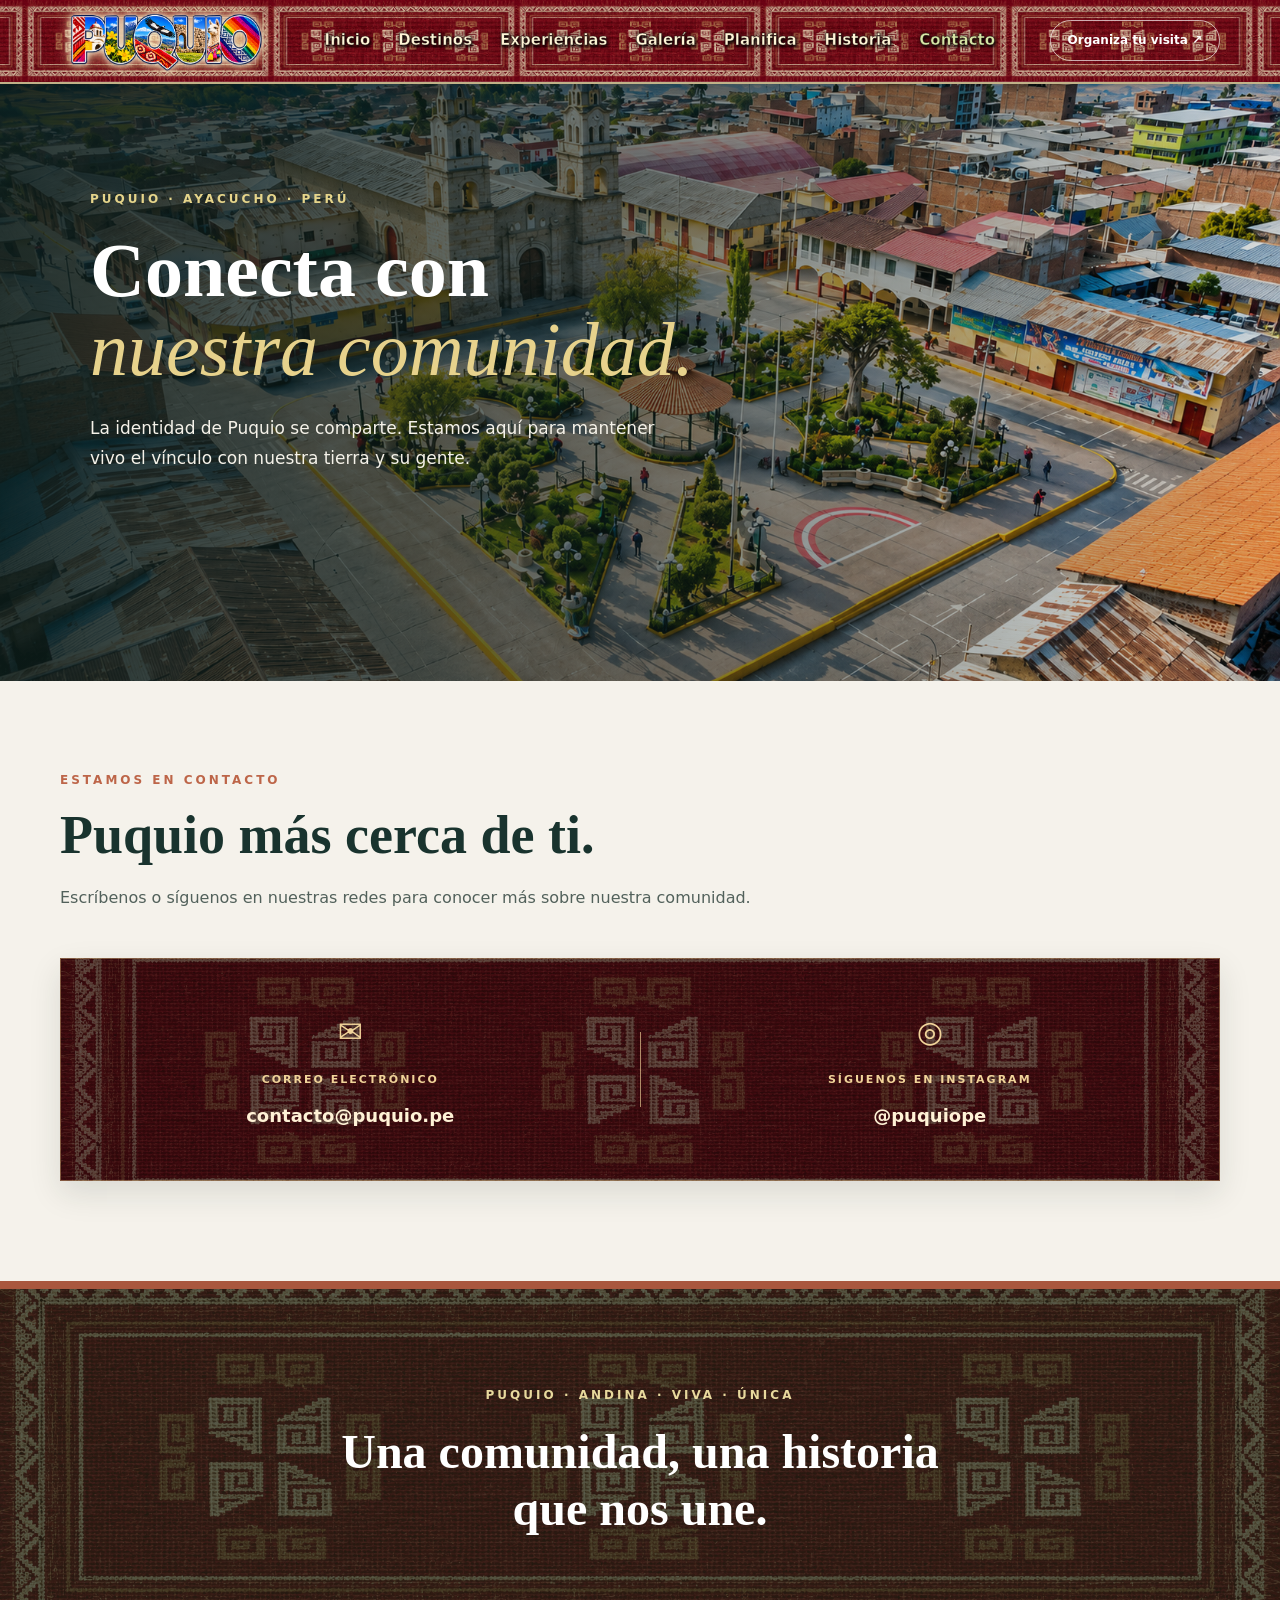
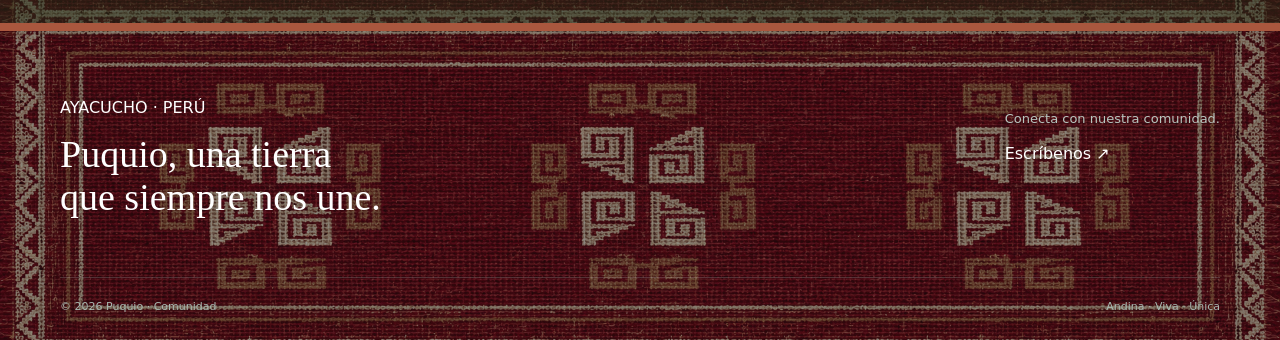
<file: contacto.html>
<!DOCTYPE html>
<html lang="es">
<head>
  <meta charset="UTF-8">
  <meta name="viewport" content="width=device-width, initial-scale=1.0">
  <meta name="description" content="Ponte en contacto con la comunidad de Puquio, Ayacucho. Síguenos en Instagram y escríbenos.">
  <title>Contacto | Puquio, Ayacucho</title>
  <link rel="stylesheet" href="css/estilos.css">
</head>
<body>

<header>
  <div class="wrap nav">
    <a aria-label="Puquio, inicio" class="brand" href="index.html">
      <img src="images/logo-puquio.png" alt="PUQUIO - Ayacucho, Perú" class="brand-logo">
    </a>
    <nav aria-label="Navegación principal" class="links" id="mainNav">
      <a data-page="index" href="index.html">Inicio</a>
      <a data-page="destinos" href="destinos.html">Destinos</a>
      <a data-page="experiencias" href="experiencias.html">Experiencias</a>
      <a data-page="galeria" href="galeria.html">Galería</a>
      <a data-page="planifica" href="planifica.html">Planifica</a>
      <a data-page="historia" href="historia.html">Historia</a>
      <a data-page="contacto" href="contacto.html">Contacto</a>
    </nav>
    <a class="nav-cta" href="planifica.html">Organiza tu visita ↗</a>
    <button class="mobile-menu" id="mobileMenuButton" type="button"
      aria-label="Abrir menú de navegación" aria-expanded="false"
      aria-controls="mainNav">
      <span></span><span></span><span></span>
    </button>
  </div>
</header>

<main>
  <section class="contact-hero">
    <div class="contact-hero-content">
      <div class="eyebrow">PUQUIO · AYACUCHO · PERÚ</div>
      <h1>Conecta con<br><em>nuestra comunidad.</em></h1>
      <p>La identidad de Puquio se comparte. Estamos aquí para mantener vivo el vínculo con nuestra tierra y su gente.</p>
    </div>
  </section>

  <section class="contact-section">
    <div class="wrap">
      <div class="contact-heading">
        <div class="kicker">ESTAMOS EN CONTACTO</div>
        <h2>Puquio más cerca de ti.</h2>
        <p>Escríbenos o síguenos en nuestras redes para conocer más sobre nuestra comunidad.</p>
      </div>

    <div class="contact-band">
  <div class="contact-item">
    <div class="contact-icon">✉</div>
    <div class="kicker">CORREO ELECTRÓNICO</div>
    <a href="mailto:contacto@puquio.pe">
      contacto@puquio.pe
    </a>
  </div>

  <div class="contact-divider"></div>

  <div class="contact-item">
    <div class="contact-icon">◎</div>
    <div class="kicker">SÍGUENOS EN INSTAGRAM</div>
    <a href="https://www.instagram.com/puquiope/"
       target="_blank" rel="noopener noreferrer">
      @puquiope
    </a>
  </div>
</div>
    </div>
  </section>

  <section class="contact-message">
    <div class="wrap">
      <p>PUQUIO · ANDINA · VIVA · ÚNICA</p>
      <h2>Una comunidad, una historia<br>que nos une.</h2>
    </div>
  </section>
</main>

<footer>
  <div class="wrap">
    <div class="footer-top">
      <div>
        <div class="eyebrow">AYACUCHO · PERÚ</div>
        <h2>Puquio, una tierra<br>que siempre nos une.</h2>
      </div>
      <div>
        <p>Conecta con nuestra comunidad.</p>
        <a class="btn btn-ghost" href="mailto:contacto@puquio.pe">Escríbenos ↗</a>
      </div>
    </div>
    <div class="footer-bottom">
      <span>© 2026 Puquio · Comunidad</span>
      <span>Andina · Viva · Única</span>
    </div>
  </div>
</footer>

<script src="js/navegacion.js"></script>
</body>
</html>
</file>
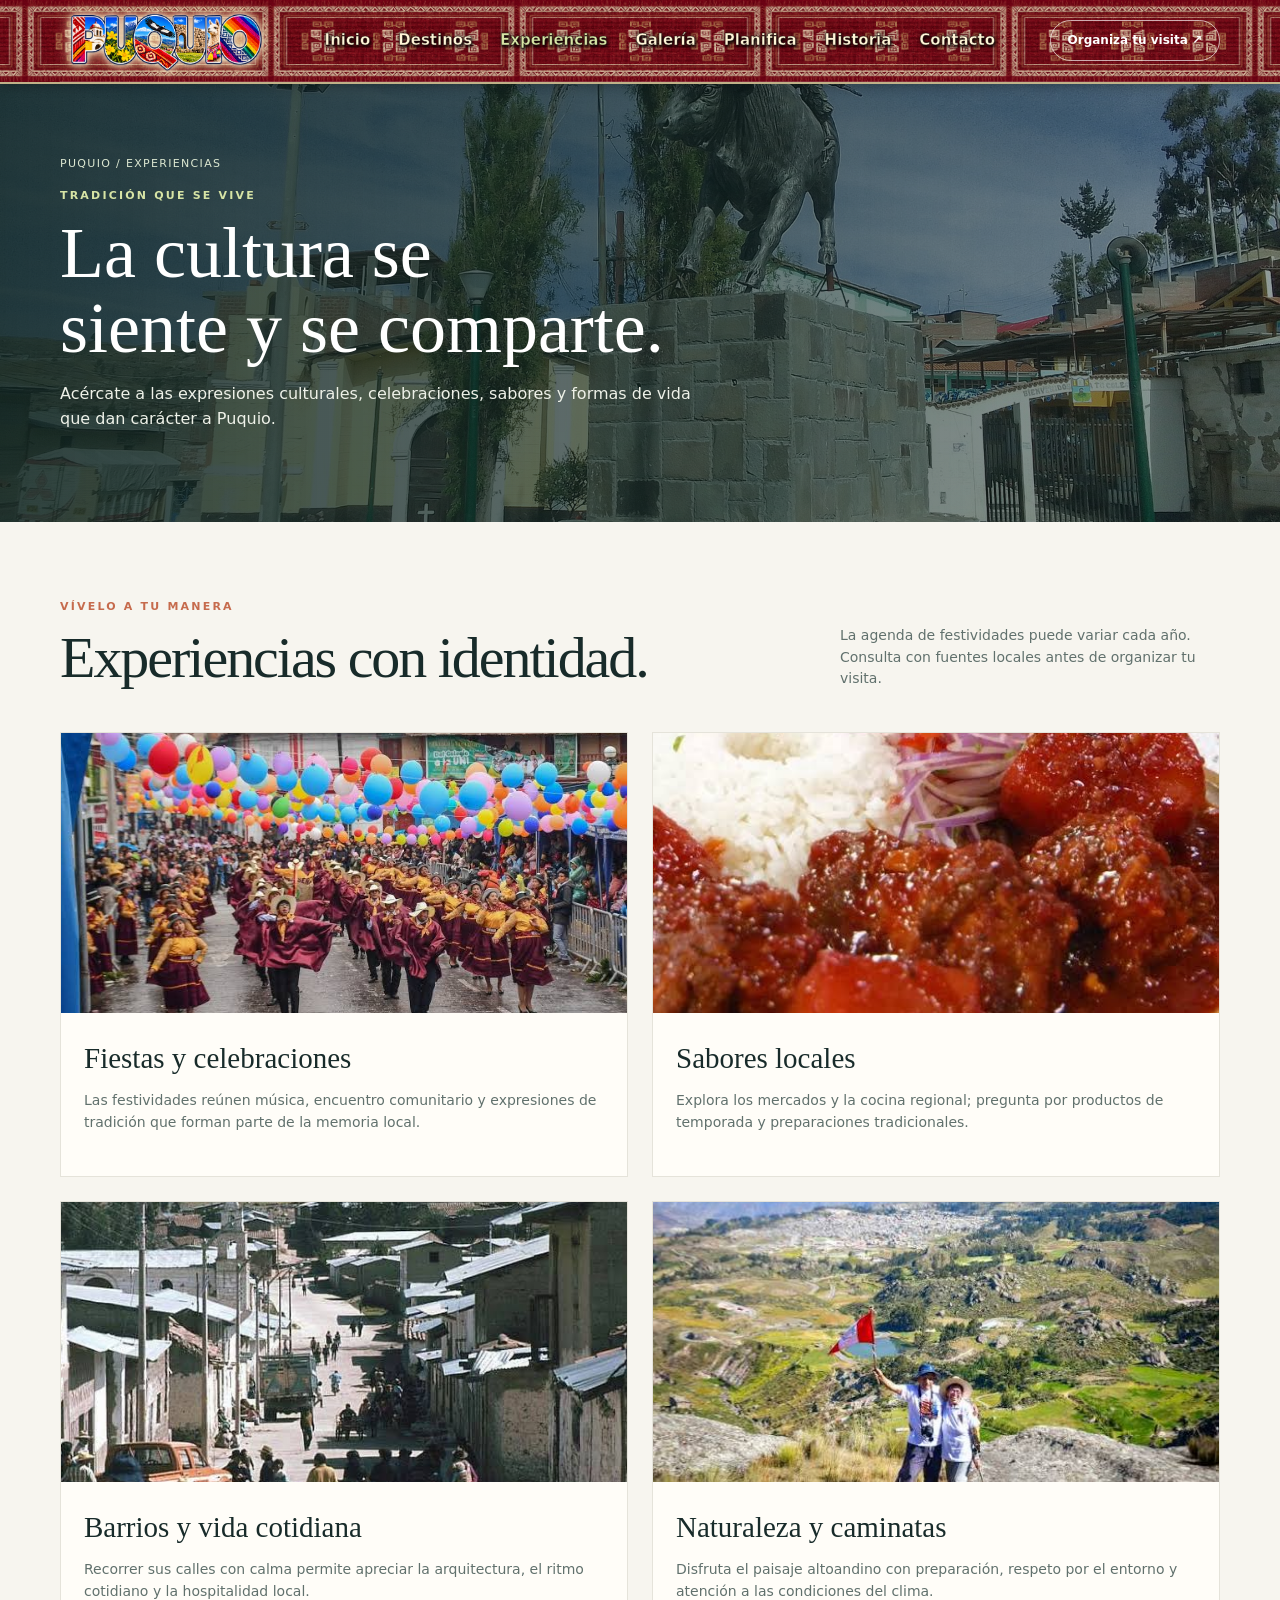
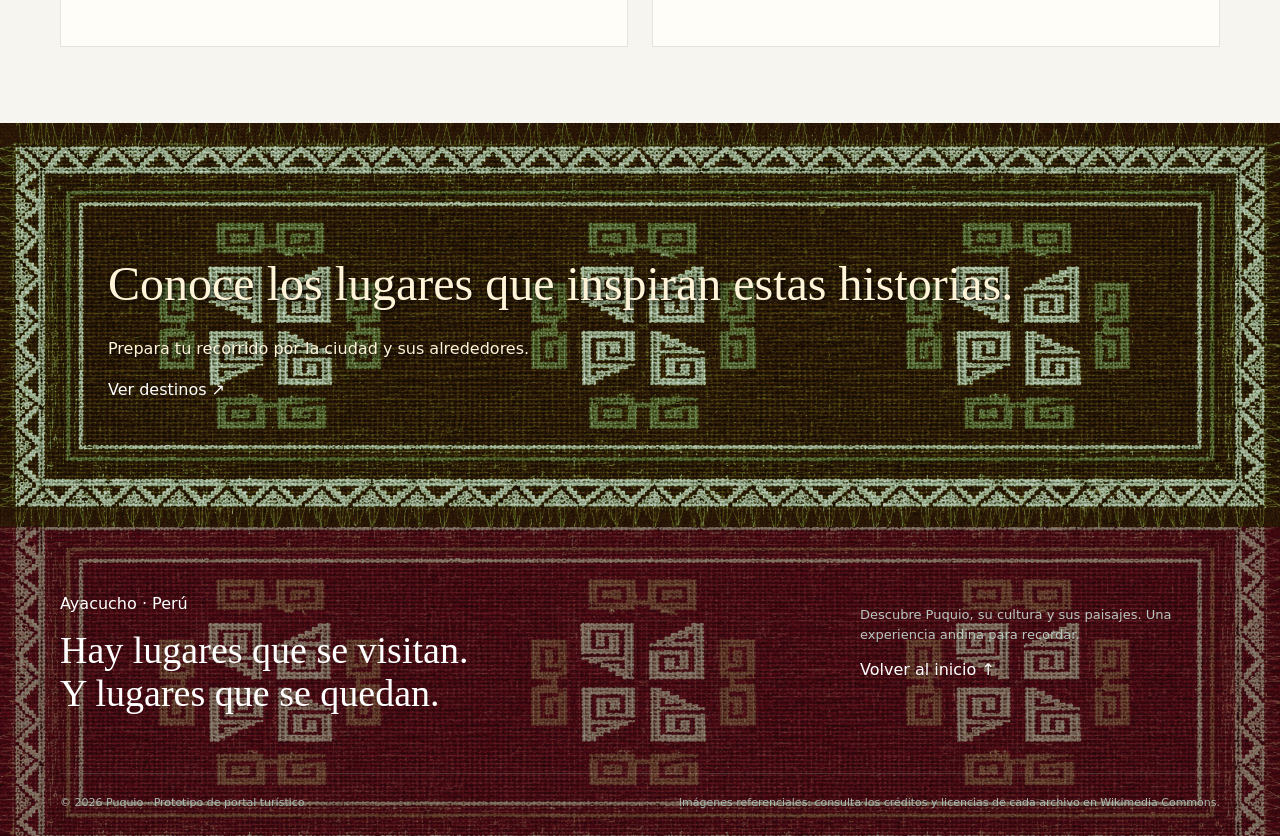
<file: experiencias.html>
<!DOCTYPE html>
<html lang="es">
<head>
<meta charset="UTF-8">
<meta name="viewport" content="width=device-width, initial-scale=1.0">
<meta name="description" content="Fiestas, cultura, gastronomía y experiencias en Puquio.">
<title>Experiencias | Puquio, Ayacucho</title>
  <link rel="preload" as="image" href="https://commons.wikimedia.org/wiki/Special:FilePath/Plaza%20Yawar%20Fiesta%20en%20el%20barrio%20de%20Pichccachuri.jpg?width=1800">
<link rel="stylesheet" href="css/estilos.css">
</head>
<body>

<header>
  <div class="wrap nav">
    <a class="brand" href="index.html" aria-label="Puquio, inicio"><img src="images/logo-puquio.png" alt="PUQUIO - Ayacucho, Perú" class="brand-logo"></a>
    <nav class="links" id="mainNav" aria-label="Navegación principal">
      <a href="index.html" data-page="index">Inicio</a>
      <a href="destinos.html" data-page="destinos">Destinos</a>
      <a href="experiencias.html" data-page="experiencias">Experiencias</a>
      <a href="galeria.html" data-page="galeria">Galería</a>
      <a href="planifica.html" data-page="planifica">Planifica</a>
      <a href="historia.html" data-page="historia">Historia</a>
      <a href="contacto.html" data-page="contacto">Contacto</a>
    </nav>
    <a class="nav-cta" href="planifica.html">Organiza tu visita ↗</a>
    <button class="mobile-menu" id="mobileMenuButton" type="button" aria-label="Abrir menú de navegación" aria-expanded="false" aria-controls="mainNav">
      <span></span><span></span><span></span>
    </button>
  </div>
</header>

<main>

<section class="subhero" style="--subhero-image:url('../images/yawar-fiesta-pichccachuri.jpg')">
 <div class="wrap"><div class="breadcrumb">Puquio / Experiencias</div><div class="kicker">Tradición que se vive</div><h1>La cultura se<br>siente y se comparte.</h1><p>Acércate a las expresiones culturales, celebraciones, sabores y formas de vida que dan carácter a Puquio.</p></div>
</section>
<section class="content-section">
 <div class="wrap">
  <div class="section-head"><div><div class="kicker">Vívelo a tu manera</div><h2>Experiencias con identidad.</h2></div><p>La agenda de festividades puede variar cada año. Consulta con fuentes locales antes de organizar tu visita.</p></div>
  <div class="content-grid">
   <article class="content-card"><img src="images/fiestas-celebraciones-puquio.jpg" alt="Celebración tradicional de Puquio con danzantes y globos durante una festividad" loading="lazy"><div class="place-info"><h3>Fiestas y celebraciones</h3><p>Las festividades reúnen música, encuentro comunitario y expresiones de tradición que forman parte de la memoria local.</p></div></article>
   <article class="content-card"><img src="images/sabores-locales-puquio.jpg" alt="Plato tradicional de la gastronomía de Puquio" loading="lazy"><div class="place-info"><h3>Sabores locales</h3><p>Explora los mercados y la cocina regional; pregunta por productos de temporada y preparaciones tradicionales.</p></div></article>
   <article class="content-card"><img src="images/barrios-vida-cotidiana-puquio.jpg" alt="Vista de una calle tradicional de Puquio" loading="lazy"><div class="place-info"><h3>Barrios y vida cotidiana</h3><p>Recorrer sus calles con calma permite apreciar la arquitectura, el ritmo cotidiano y la hospitalidad local.</p></div></article>
   <article class="content-card"><img src="images/naturaleza-caminatas-puquio.png" alt="Caminantes recorriendo el paisaje altoandino de Puquio" loading="lazy"><div class="place-info"><h3>Naturaleza y caminatas</h3><p>Disfruta el paisaje altoandino con preparación, respeto por el entorno y atención a las condiciones del clima.</p></div></article>
  </div>
 </div>
</section>
<section class="content-section alt cultural-soft"><div class="wrap page-cta"><h2>Conoce los lugares que inspiran estas historias.</h2><p>Prepara tu recorrido por la ciudad y sus alrededores.</p><a class="btn btn-primary" href="destinos.html">Ver destinos ↗</a></div></section>

</main>

<footer>
  <div class="wrap">
    <div class="footer-top">
      <div><div class="eyebrow">Ayacucho · Perú</div><h2>Hay lugares que se visitan.<br>Y lugares que se quedan.</h2></div>
      <div><p>Descubre Puquio, su cultura y sus paisajes. Una experiencia andina para recordar.</p><a class="btn btn-ghost" href="index.html">Volver al inicio ↑</a></div>
    </div>
    <div class="footer-bottom"><span>© 2026 Puquio · Prototipo de portal turístico</span><span>Imágenes referenciales: consulta los créditos y licencias de cada archivo en Wikimedia Commons.</span></div>
  </div>
</footer>

<script src="js/navegacion.js"></script>
</body>
</html>
</file>
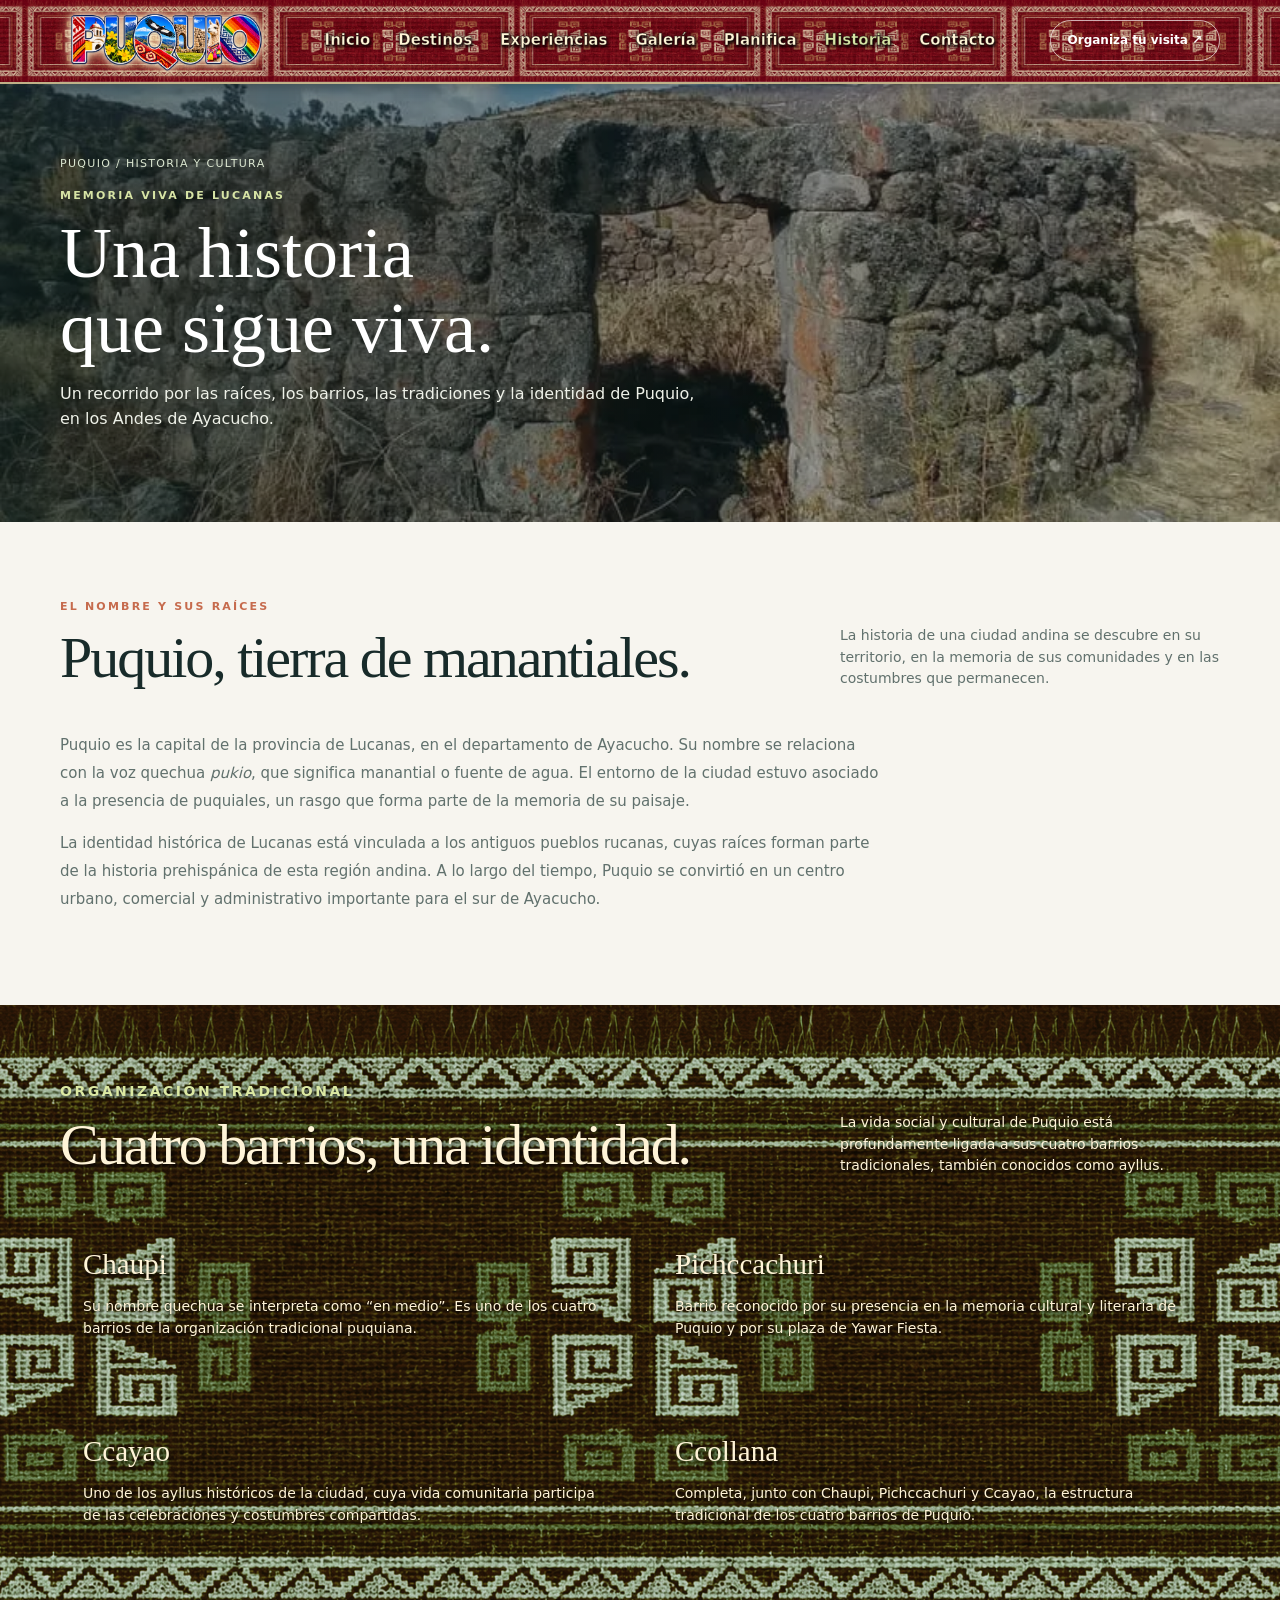
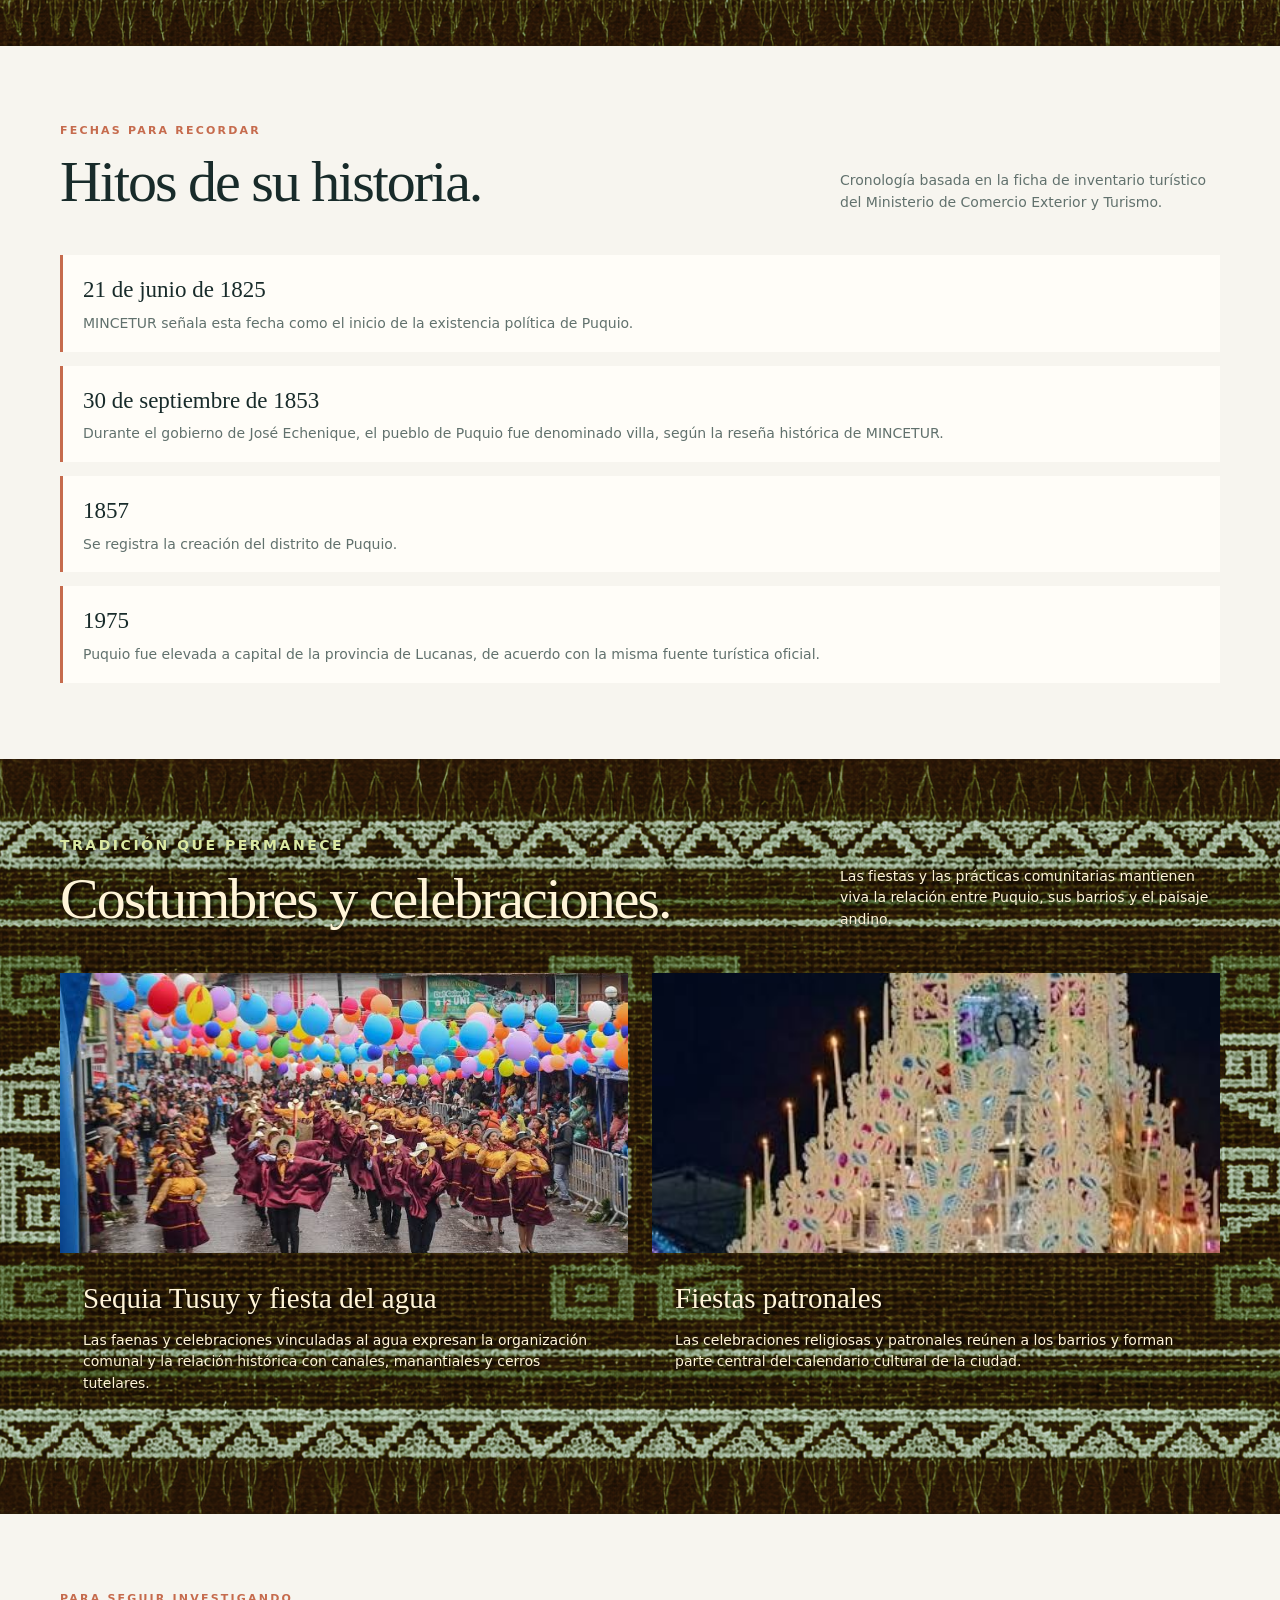
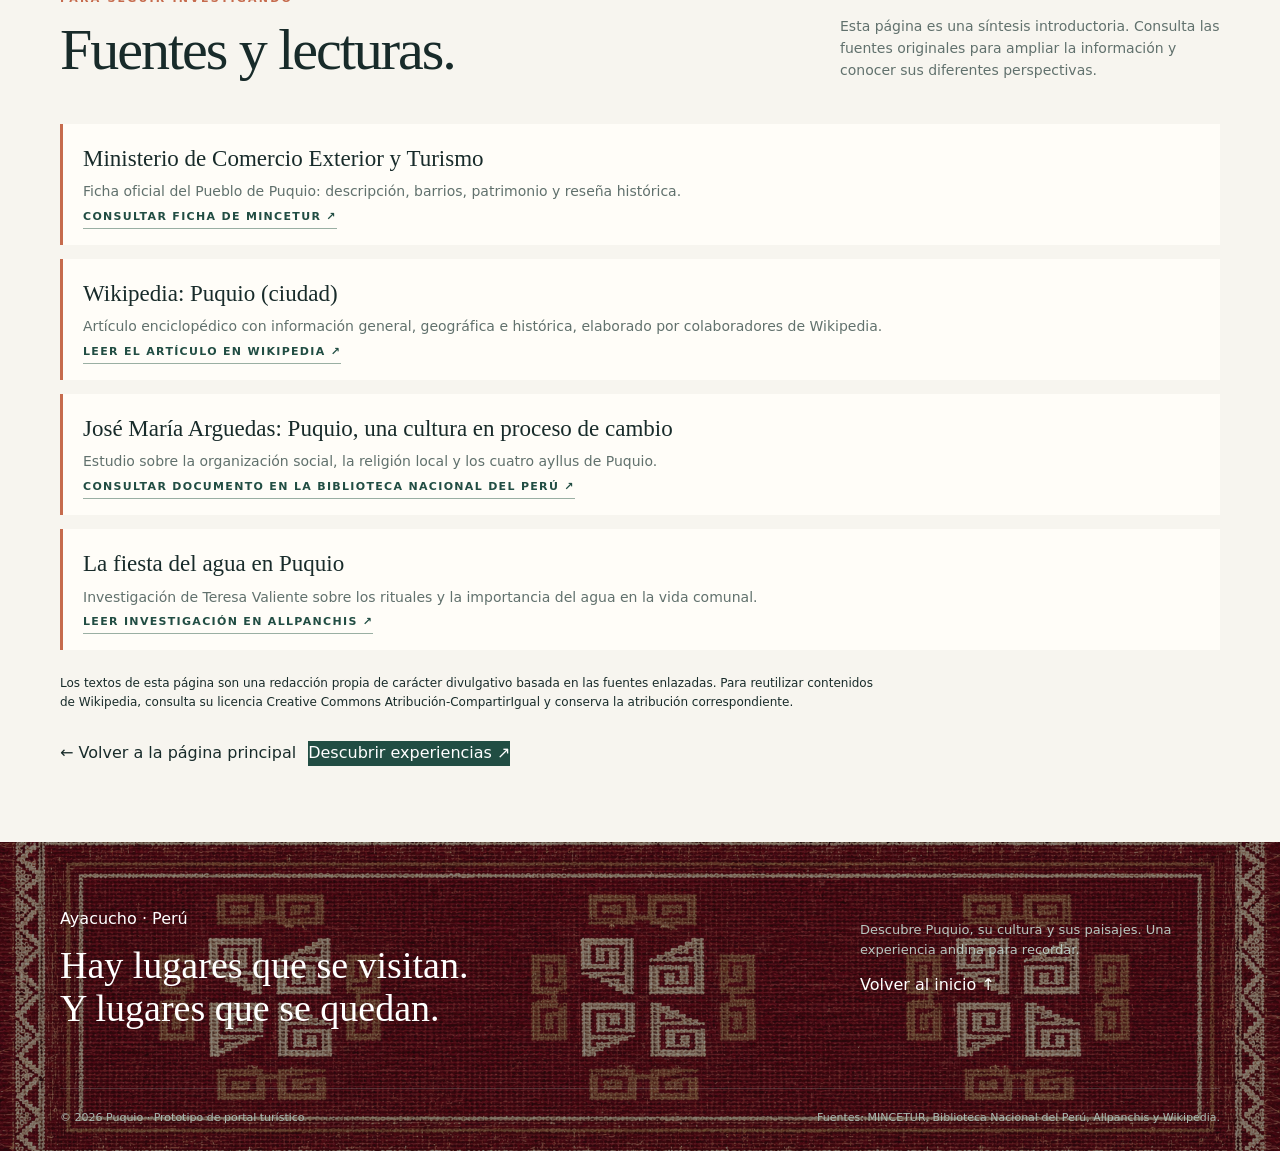
<file: historia.html>
<!DOCTYPE html>
<html lang="es">
<head>
<meta charset="UTF-8">
<meta name="viewport" content="width=device-width, initial-scale=1.0">
<meta name="description" content="Historia, barrios y tradiciones de Puquio, Lucanas, Ayacucho.">
<title>Historia y cultura | Puquio, Ayacucho</title>
<link rel="stylesheet" href="css/estilos.css">
</head>
<body>
<header><div class="wrap nav">
<a class="brand" href="index.html" aria-label="Puquio, inicio"><img src="images/logo-puquio.png" alt="PUQUIO - Ayacucho, Perú" class="brand-logo"></a>
<nav class="links" id="mainNav" aria-label="Navegación principal">
<a href="index.html" data-page="index">Inicio</a><a href="destinos.html" data-page="destinos">Destinos</a><a href="experiencias.html" data-page="experiencias">Experiencias</a><a href="galeria.html" data-page="galeria">Galería</a><a href="planifica.html" data-page="planifica">Planifica</a><a href="historia.html" data-page="historia">Historia</a>
<a href="contacto.html" data-page="contacto">Contacto</a>

</nav>
<a class="nav-cta" href="planifica.html">Organiza tu visita ↗</a>
<button class="mobile-menu" id="mobileMenuButton" type="button" aria-label="Abrir menú de navegación" aria-expanded="false" aria-controls="mainNav"><span></span><span></span><span></span></button>
</div></header>
<main>
<section class="subhero" style="background-image: linear-gradient(90deg, rgba(16,37,34,.65), rgba(16,37,34,.25)), url('images/chillwamarka-naupallaccta.webp'); background-position: center; background-size: cover;"><div class="wrap"><div class="breadcrumb">Puquio / Historia y cultura</div><div class="kicker">Memoria viva de Lucanas</div><h1>Una historia<br>que sigue viva.</h1><p>Un recorrido por las raíces, los barrios, las tradiciones y la identidad de Puquio, en los Andes de Ayacucho.</p></div></section>
<section class="content-section"><div class="wrap">
<div class="section-head"><div><div class="kicker">El nombre y sus raíces</div><h2>Puquio, tierra de manantiales.</h2></div><p>La historia de una ciudad andina se descubre en su territorio, en la memoria de sus comunidades y en las costumbres que permanecen.</p></div>
<div class="prose"><p>Puquio es la capital de la provincia de Lucanas, en el departamento de Ayacucho. Su nombre se relaciona con la voz quechua <em>pukio</em>, que significa manantial o fuente de agua. El entorno de la ciudad estuvo asociado a la presencia de puquiales, un rasgo que forma parte de la memoria de su paisaje.</p>
<p>La identidad histórica de Lucanas está vinculada a los antiguos pueblos rucanas, cuyas raíces forman parte de la historia prehispánica de esta región andina. A lo largo del tiempo, Puquio se convirtió en un centro urbano, comercial y administrativo importante para el sur de Ayacucho.</p></div>
</div></section>
<section class="content-section alt cultural-soft"><div class="wrap">
<div class="section-head"><div><div class="kicker">Organización tradicional</div><h2>Cuatro barrios, una identidad.</h2></div><p>La vida social y cultural de Puquio está profundamente ligada a sus cuatro barrios tradicionales, también conocidos como ayllus.</p></div>
<div class="content-grid">
<article class="content-card"><div class="place-info"><h3>Chaupi</h3><p>Su nombre quechua se interpreta como “en medio”. Es uno de los cuatro barrios de la organización tradicional puquiana.</p></div></article>
<article class="content-card"><div class="place-info"><h3>Pichccachuri</h3><p>Barrio reconocido por su presencia en la memoria cultural y literaria de Puquio y por su plaza de Yawar Fiesta.</p></div></article>
<article class="content-card"><div class="place-info"><h3>Ccayao</h3><p>Uno de los ayllus históricos de la ciudad, cuya vida comunitaria participa de las celebraciones y costumbres compartidas.</p></div></article>
<article class="content-card"><div class="place-info"><h3>Ccollana</h3><p>Completa, junto con Chaupi, Pichccachuri y Ccayao, la estructura tradicional de los cuatro barrios de Puquio.</p></div></article>
</div></div></section>
<section class="content-section"><div class="wrap">
<div class="section-head"><div><div class="kicker">Fechas para recordar</div><h2>Hitos de su historia.</h2></div><p>Cronología basada en la ficha de inventario turístico del Ministerio de Comercio Exterior y Turismo.</p></div>
<div class="info-list">
<article><h3>21 de junio de 1825</h3><p>MINCETUR señala esta fecha como el inicio de la existencia política de Puquio.</p></article>
<article><h3>30 de septiembre de 1853</h3><p>Durante el gobierno de José Echenique, el pueblo de Puquio fue denominado villa, según la reseña histórica de MINCETUR.</p></article>
<article><h3>1857</h3><p>Se registra la creación del distrito de Puquio.</p></article>
<article><h3>1975</h3><p>Puquio fue elevada a capital de la provincia de Lucanas, de acuerdo con la misma fuente turística oficial.</p></article>
</div></div></section>
<section class="content-section alt cultural-soft"><div class="wrap">
<div class="section-head"><div><div class="kicker">Tradición que permanece</div><h2>Costumbres y celebraciones.</h2></div><p>Las fiestas y las prácticas comunitarias mantienen viva la relación entre Puquio, sus barrios y el paisaje andino.</p></div>
<div class="content-grid">
<article class="content-card"><img src="images/fiestas-celebraciones-puquio.jpg" alt="Celebración tradicional en Puquio" loading="lazy"><div class="place-info"><h3>Sequia Tusuy y fiesta del agua</h3><p>Las faenas y celebraciones vinculadas al agua expresan la organización comunal y la relación histórica con canales, manantiales y cerros tutelares.</p></div></article>
<article class="content-card"><img src="images/tradicion-celebracion-galeria.jpg" alt="Tradición y celebración en Puquio" loading="lazy"><div class="place-info"><h3>Fiestas patronales</h3><p>Las celebraciones religiosas y patronales reúnen a los barrios y forman parte central del calendario cultural de la ciudad.</p></div></article>
</div></div></section>
<section class="content-section"><div class="wrap">
<div class="section-head"><div><div class="kicker">Para seguir investigando</div><h2>Fuentes y lecturas.</h2></div><p>Esta página es una síntesis introductoria. Consulta las fuentes originales para ampliar la información y conocer sus diferentes perspectivas.</p></div>
<div class="info-list">
<article><h3>Ministerio de Comercio Exterior y Turismo</h3><p>Ficha oficial del Pueblo de Puquio: descripción, barrios, patrimonio y reseña histórica.</p><a class="text-link" href="https://consultasenlinea.mincetur.gob.pe/fichaInventario/index.aspx?cod_Ficha=1262" target="_blank" rel="noopener">Consultar ficha de MINCETUR ↗</a></article>
<article><h3>Wikipedia: Puquio (ciudad)</h3><p>Artículo enciclopédico con información general, geográfica e histórica, elaborado por colaboradores de Wikipedia.</p><a class="text-link" href="https://es.wikipedia.org/wiki/Puquio_(ciudad)" target="_blank" rel="noopener">Leer el artículo en Wikipedia ↗</a></article>
<article><h3>José María Arguedas: Puquio, una cultura en proceso de cambio</h3><p>Estudio sobre la organización social, la religión local y los cuatro ayllus de Puquio.</p><a class="text-link" href="https://n1bibliotecadigital.bnp.gob.pe/server/api/core/bitstreams/17e05bc9-213b-45fc-b061-78e88b1dec77/content" target="_blank" rel="noopener">Consultar documento en la Biblioteca Nacional del Perú ↗</a></article>
<article><h3>La fiesta del agua en Puquio</h3><p>Investigación de Teresa Valiente sobre los rituales y la importancia del agua en la vida comunal.</p><a class="text-link" href="https://revistas.ucsp.edu.pe/index.php/Allpanchis/article/view/1000" target="_blank" rel="noopener">Leer investigación en Allpanchis ↗</a></article>
</div>
<p class="prose" style="font-size:12px;margin-top:24px">Los textos de esta página son una redacción propia de carácter divulgativo basada en las fuentes enlazadas. Para reutilizar contenidos de Wikipedia, consulta su licencia Creative Commons Atribución-CompartirIgual y conserva la atribución correspondiente.</p>
<div style="margin-top:30px;display:flex;gap:12px;flex-wrap:wrap"><a class="btn btn-primary" href="index.html">← Volver a la página principal</a><a class="btn" href="experiencias.html" style="background:var(--green);color:#fff">Descubrir experiencias ↗</a></div>
</div></section>
</main>
<footer><div class="wrap"><div class="footer-top"><div><div class="eyebrow">Ayacucho · Perú</div><h2>Hay lugares que se visitan.<br>Y lugares que se quedan.</h2></div><div><p>Descubre Puquio, su cultura y sus paisajes. Una experiencia andina para recordar.</p><a class="btn btn-ghost" href="index.html">Volver al inicio ↑</a></div></div><div class="footer-bottom"><span>© 2026 Puquio · Prototipo de portal turístico</span><span>Fuentes: MINCETUR, Biblioteca Nacional del Perú, Allpanchis y Wikipedia.</span></div></div></footer>
<script src="js/navegacion.js"></script>
</body>
</html>
</file>
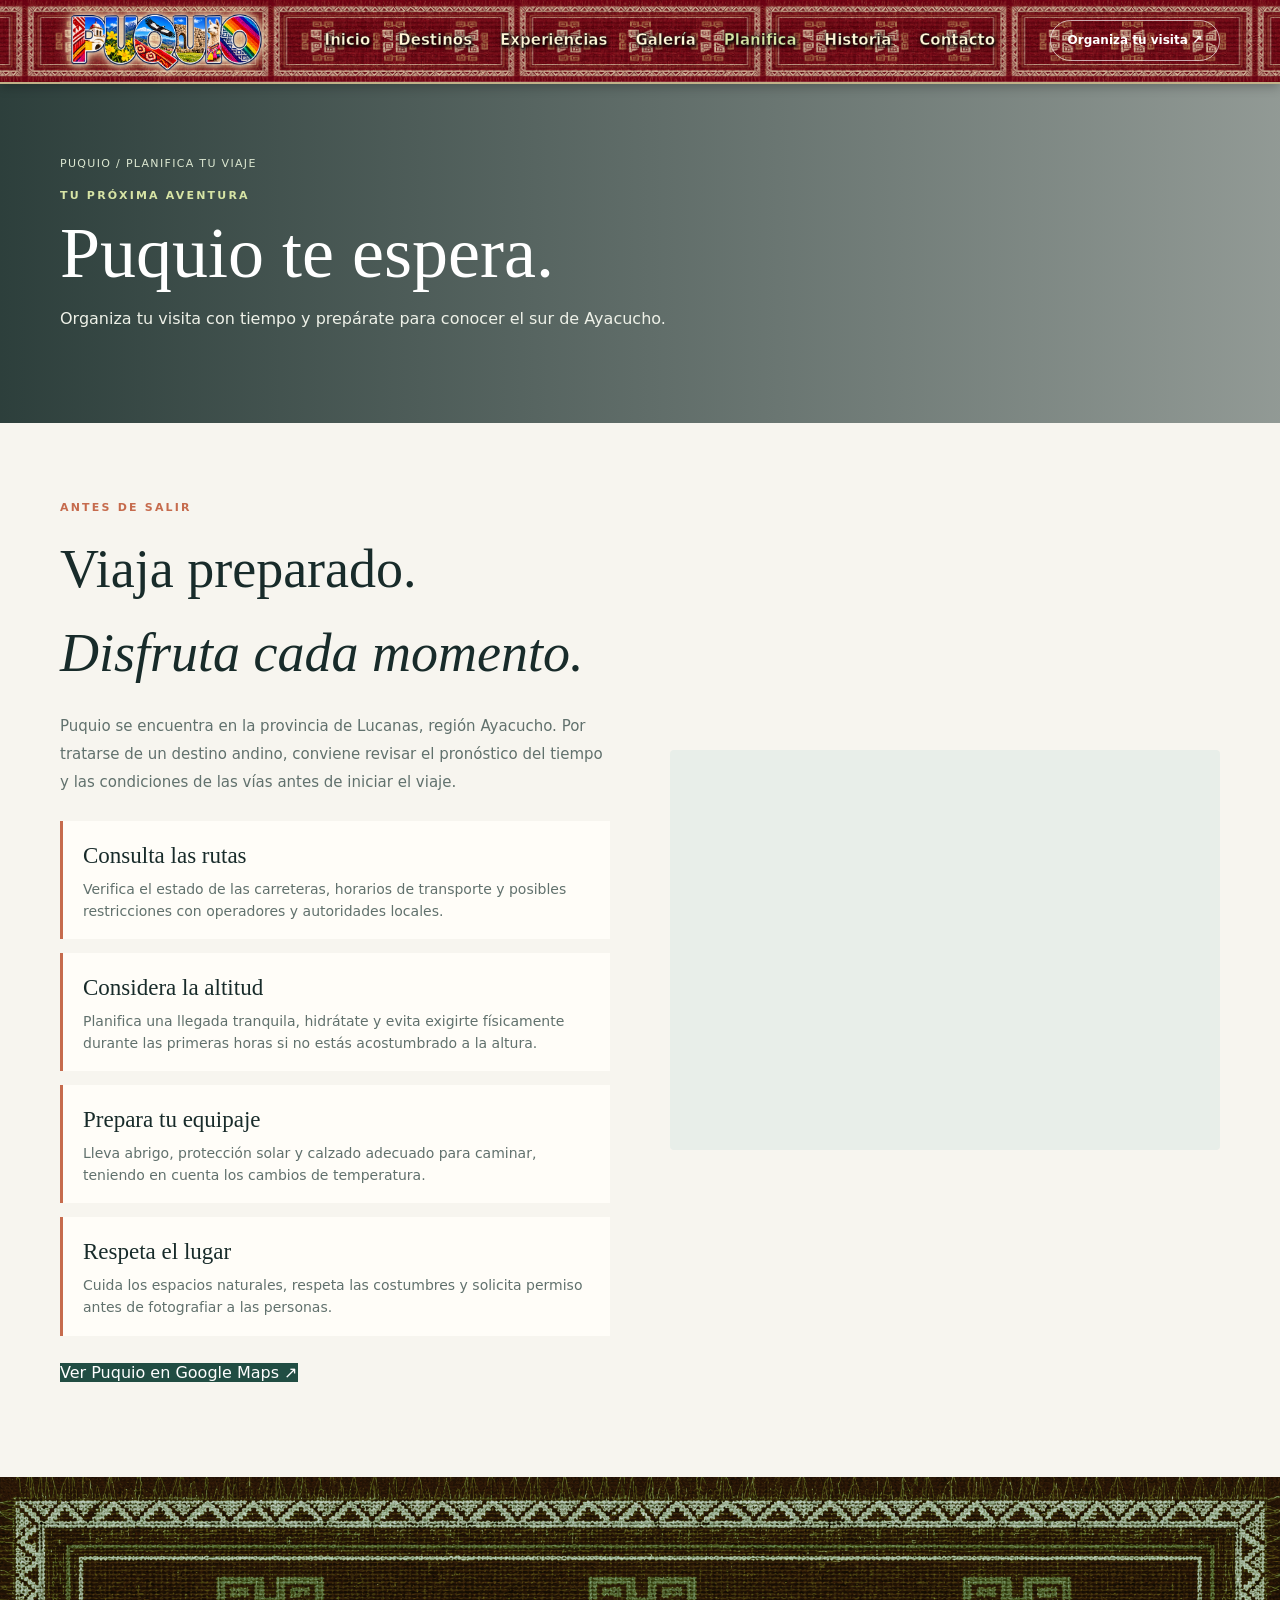
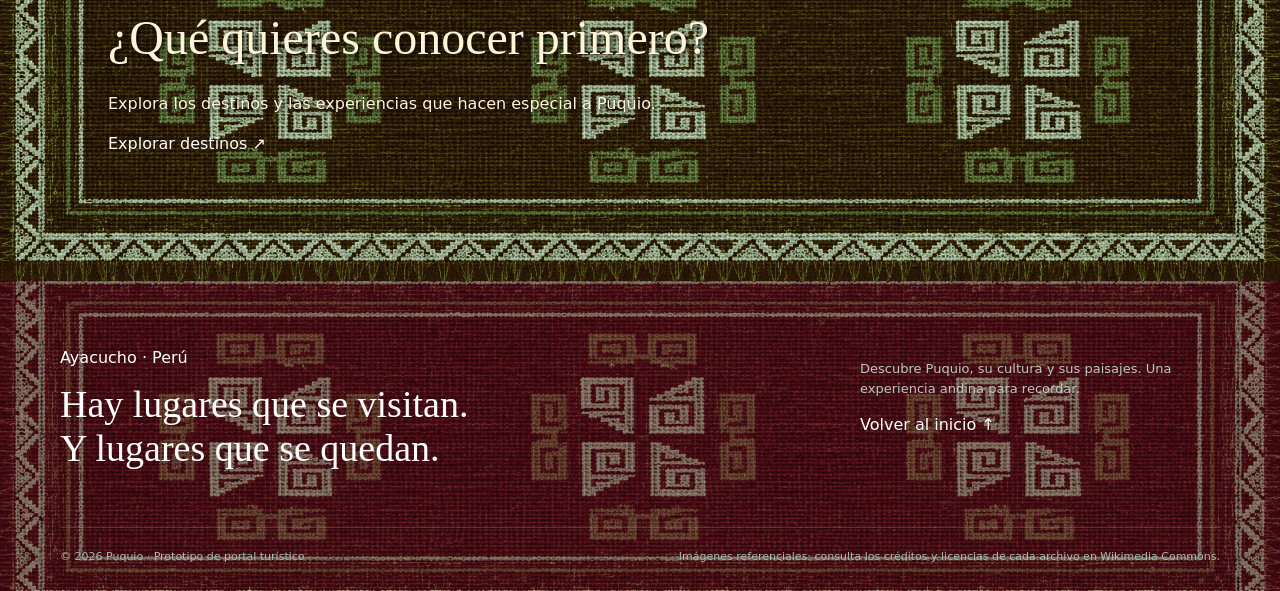
<file: planifica.html>
<!DOCTYPE html>
<html lang="es">
<head>
<meta charset="UTF-8">
<meta name="viewport" content="width=device-width, initial-scale=1.0">
<meta name="description" content="Consejos generales para preparar una visita a Puquio, Lucanas, Ayacucho.">
<title>Planifica tu viaje | Puquio, Ayacucho</title>
<link rel="stylesheet" href="css/estilos.css">
</head>
<body>

<header>
  <div class="wrap nav">
   <a class="brand" href="index.html" aria-label="Puquio, inicio"><img src="images/logo-puquio.png" alt="PUQUIO - Ayacucho, Perú" class="brand-logo"></a>
    <nav class="links" id="mainNav" aria-label="Navegación principal">
      <a href="index.html" data-page="index">Inicio</a>
      <a href="destinos.html" data-page="destinos">Destinos</a>
      <a href="experiencias.html" data-page="experiencias">Experiencias</a>
      <a href="galeria.html" data-page="galeria">Galería</a>
      <a href="planifica.html" data-page="planifica">Planifica</a>
      <a href="historia.html" data-page="historia">Historia</a>
      <a href="contacto.html" data-page="contacto">Contacto</a>
    </nav>
    <a class="nav-cta" href="planifica.html">Organiza tu visita ↗</a>
    <button class="mobile-menu" id="mobileMenuButton" type="button" aria-label="Abrir menú de navegación" aria-expanded="false" aria-controls="mainNav">
      <span></span><span></span><span></span>
    </button>
  </div>
</header>

<main>

<section class="subhero" style="--subhero-image:url('https://commons.wikimedia.org/wiki/Special:FilePath/Estatua%20de%20Jose%20Mar%C3%ADa%20Arguedas%20en%20la%20Plaza%20Mayor%20de%20Puquio%20junto%20a%20la%20catedral.jpg?width=1800')">
 <div class="wrap"><div class="breadcrumb">Puquio / Planifica tu viaje</div><div class="kicker">Tu próxima aventura</div><h1>Puquio te espera.</h1><p>Organiza tu visita con tiempo y prepárate para conocer el sur de Ayacucho.</p></div>
</section>
<section class="content-section">
 <div class="wrap visit-grid">
  <div><div class="kicker">Antes de salir</div><h2 class="section-head" style="display:block;margin:12px 0 18px;font-family:Georgia,serif;font-weight:400;font-size:clamp(36px,5vw,54px)">Viaja preparado.<br><i>Disfruta cada momento.</i></h2><div class="prose"><p>Puquio se encuentra en la provincia de Lucanas, región Ayacucho. Por tratarse de un destino andino, conviene revisar el pronóstico del tiempo y las condiciones de las vías antes de iniciar el viaje.</p></div>
   <div class="info-list">
    <article><h3>Consulta las rutas</h3><p>Verifica el estado de las carreteras, horarios de transporte y posibles restricciones con operadores y autoridades locales.</p></article>
    <article><h3>Considera la altitud</h3><p>Planifica una llegada tranquila, hidrátate y evita exigirte físicamente durante las primeras horas si no estás acostumbrado a la altura.</p></article>
    <article><h3>Prepara tu equipaje</h3><p>Lleva abrigo, protección solar y calzado adecuado para caminar, teniendo en cuenta los cambios de temperatura.</p></article>
    <article><h3>Respeta el lugar</h3><p>Cuida los espacios naturales, respeta las costumbres y solicita permiso antes de fotografiar a las personas.</p></article>
   </div>
   <p style="margin-top:25px"><a class="btn btn-primary" style="background:var(--green);color:white" href="https://www.google.com/maps/search/?api=1&query=Puquio+Ayacucho+Peru" target="_blank" rel="noopener">Ver Puquio en Google Maps ↗</a></p>
  </div>
  <div class="map-card map-embed"><iframe title="Mapa de ubicación del centro de Puquio" src="https://www.google.com/maps?q=Plaza%20Mayor%20de%20Puquio%2C%20Ayacucho%2C%20Per%C3%BA&output=embed" width="100%" height="100%" style="border:0;min-height:400px" loading="lazy" referrerpolicy="no-referrer-when-downgrade" allowfullscreen></iframe></div>
 </div>
</section>
<section class="content-section alt cultural-soft"><div class="wrap page-cta"><h2>¿Qué quieres conocer primero?</h2><p>Explora los destinos y las experiencias que hacen especial a Puquio.</p><a class="btn btn-primary" href="destinos.html">Explorar destinos ↗</a></div></section>

</main>

<footer>
  <div class="wrap">
    <div class="footer-top">
      <div><div class="eyebrow">Ayacucho · Perú</div><h2>Hay lugares que se visitan.<br>Y lugares que se quedan.</h2></div>
      <div><p>Descubre Puquio, su cultura y sus paisajes. Una experiencia andina para recordar.</p><a class="btn btn-ghost" href="index.html">Volver al inicio ↑</a></div>
    </div>
    <div class="footer-bottom"><span>© 2026 Puquio · Prototipo de portal turístico</span><span>Imágenes referenciales: consulta los créditos y licencias de cada archivo en Wikimedia Commons.</span></div>
  </div>
</footer>

<script src="js/navegacion.js"></script>
</body>
</html>
</file>
<file: css/estilos.css>
:root{--ink:#182b2a;--muted:#61716d;--cream:#f7f5ef;--paper:#fffdf8;--green:#214d43;--lime:#d7e4a5;--terracotta:#c66b4d;--line:#e5e3da}
*{box-sizing:border-box}html{scroll-behavior:smooth}body{margin:0;font-family:Inter,ui-sans-serif,system-ui,-apple-system,"Segoe UI",sans-serif;color:var(--ink);background:var(--cream);line-height:1.55}a{color:inherit;text-decoration:none}img{display:block;width:100%;height:100%;object-fit:cover}.wrap{width:min(1160px,calc(100% - 44px));margin:auto}
header{position:fixed;z-index:1000;left:0;right:0;top:0;color:white;background:rgba(20,46,41,.94);backdrop-filter:blur(12px);-webkit-backdrop-filter:blur(12px);box-shadow:0 3px 18px rgba(0,0,0,.12)}.nav{position:relative;height:88px;display:flex;align-items:center;justify-content:space-between;border-bottom:1px solid #ffffff42}.brand{display:flex;gap:12px;align-items:center;font-weight:800;letter-spacing:.08em}.brandmark{width:39px;height:39px;border:1px solid #ffffffa8;border-radius:50%;display:grid;place-items:center;font-size:18px}.brand small{display:block;font-size:10px;letter-spacing:.2em;font-weight:500;opacity:.78}.links{display:flex;gap:28px;font-size:13px;font-weight:600}.links a:hover{color:var(--lime)}.nav-cta{border:1px solid #ffffffa8;padding:10px 17px;border-radius:30px;font-size:12px;font-weight:700}
.hero{min-height:740px;height:92vh;max-height:900px;position:relative;display:flex;align-items:center;color:white;background:#182b2a;overflow:hidden}
section{padding:100px 0}.section-head{display:flex;justify-content:space-between;gap:30px;align-items:end;margin-bottom:42px}.kicker{color:var(--terracotta);font-size:11px;font-weight:800;letter-spacing:.2em;text-transform:uppercase}.section-head h2,.intro h2{font-family:Georgia,serif;font-weight:400;font-size:clamp(36px,5vw,58px);line-height:1.08;letter-spacing:-.035em;margin:12px 0 0}.section-head p{max-width:380px;color:var(--muted);font-size:14px;margin:0}.intro{display:grid;grid-template-columns:1fr 1fr;gap:80px;align-items:center}.intro-image{height:510px;border-radius:4px 100px 4px 4px;overflow:hidden;position:relative}.image-note{position:absolute;bottom:20px;left:20px;background:#fffdf0e8;padding:12px 16px;font-size:11px;letter-spacing:.08em;text-transform:uppercase}.intro-copy p{color:var(--muted);max-width:510px}.intro-copy .btn{margin-top:17px;background:var(--green);color:white}.statline{display:flex;gap:32px;margin-top:36px;padding-top:26px;border-top:1px solid var(--line)}.stat strong{font-family:Georgia,serif;font-size:30px;font-weight:400;display:block}.stat span{font-size:10px;text-transform:uppercase;letter-spacing:.12em;color:var(--muted)}
.destinations background-image:linear-gradient(rgba(21,15,17,.35),rgba(21,15,17,.35)),url("../images/fondo-textil-ayacucho.png");background-size:auto,auto 100%;background-repeat:repeat,repeat-x;background-position:center,center.cards{display:grid;grid-template-columns:repeat(3,1fr);gap:20px}.place-card{background:var(--paper);overflow:hidden;position:relative}.place-img{height:300px;position:relative}.place-img:after{content:"";position:absolute;inset:40% 0 0;background:linear-gradient(transparent,#1025228c)}.place-num{position:absolute;top:18px;left:18px;color:white;font-size:11px;letter-spacing:.12em;z-index:1}.place-info{padding:23px 24px 26px}.place-info h3{font-family:Georgia,serif;font-weight:400;font-size:27px;margin:0 0 9px}.place-info p{font-size:13px;color:var(--muted);margin:0 0 20px}.text-link{font-size:11px;font-weight:800;text-transform:uppercase;letter-spacing:.12em;color:var(--green);border-bottom:1px solid #9aafa3;padding-bottom:5px}
.experience{background:var(--green);color:white}.experience .section-head p{color:#c6d4cd}.experience .kicker{color:var(--lime)}.experiences{display:grid;grid-template-columns:repeat(4,1fr);gap:14px}.experience-item{border-top:1px solid #ffffff45;padding:23px 5px 0}.experience-item .symbol{font-size:26px;color:var(--lime);margin-bottom:25px}.experience-item h3{font-family:Georgia,serif;font-size:23px;font-weight:400;margin:0 0 8px}.experience-item p{font-size:13px;color:#c6d4cd;margin:0}
/* Texto directamente sobre el fondo textil */
.experience {
  background: transparent;
  color: #fff;
  box-shadow: none;
}

.experience h2,
.experience p {
  color: #fff;
  text-shadow: 1px 2px 4px rgba(0,0,0,.85);
}

.gallery{display:grid;grid-template-columns:1.2fr .8fr .8fr;grid-template-rows:230px 230px;gap:14px}.gallery figure{margin:0;overflow:hidden;position:relative}.gallery figure:first-child{grid-row:span 2}.gallery figure:last-child{grid-column:span 2;height:430px;display:flex;justify-content:center;background:#e9e7df}.gallery figure:last-child img{width:auto;max-width:100%;height:100%;object-fit:contain;background:#e9e7df}.gallery img{transition:transform .5s}.gallery figure:hover img{transform:scale(1.04)}.gallery figcaption{position:absolute;bottom:0;left:0;right:0;padding:35px 20px 18px;color:white;background:linear-gradient(transparent,#122522b8);font-family:Georgia,serif;font-size:21px}
.visit{background:#e6e9df}.visit-grid{display:grid;grid-template-columns:1fr 1fr;gap:60px;align-items:center}.visit h2{font-family:Georgia,serif;font-weight:400;font-size:clamp(38px,5vw,58px);line-height:1.08;margin:13px 0 20px}.visit p{color:var(--muted);font-size:14px}.visit-list{margin:25px 0;display:grid;gap:12px}.visit-list div{display:flex;gap:13px;font-size:13px}.visit-list b{color:var(--terracotta)}.map-card{min-height:400px;background:#d0d9cc;position:relative;overflow:hidden;display:grid;place-items:center;border-radius:4px}.map-card:before{content:"";position:absolute;inset:0;background-image:linear-gradient(35deg,transparent 47%,#ffffff75 48%,#ffffff75 49%,transparent 50%),linear-gradient(130deg,transparent 44%,#ffffff85 45%,#ffffff85 46%,transparent 47%);background-size:100px 100px,130px 130px;opacity:.65}.map-pin{position:relative;text-align:center;background:var(--green);color:white;padding:20px 25px;border-radius:50px 50px 50px 5px;transform:rotate(-45deg);box-shadow:0 15px 30px #203e352b}.map-pin span{display:block;transform:rotate(45deg);font-size:23px}.map-label{position:absolute;bottom:24px;left:24px;background:#fffdf0e8;padding:12px 15px;font-size:11px;letter-spacing:.12em;text-transform:uppercase}
footer{background:#152c28;color:#f5f4eb;padding:65px 0 25px}.footer-top{display:flex;justify-content:space-between;gap:40px;padding-bottom:45px}.footer-top h2{font-family:Georgia,serif;font-weight:400;font-size:38px;max-width:480px;line-height:1.15;margin:12px 0}.footer-top p{color:#b8c7c0;max-width:360px;font-size:13px}.footer-bottom{border-top:1px solid #ffffff2c;padding-top:20px;display:flex;justify-content:space-between;color:#a9b9b1;font-size:11px}.mobile-menu{display:none;align-items:center;justify-content:center;flex-direction:column;gap:5px;width:48px;height:44px;padding:0;border:2px solid #d7e4a5;border-radius:10px;background:#102522d9;cursor:pointer;box-shadow:0 2px 12px #0005}.mobile-menu span{display:block;width:25px;height:4px;border-radius:4px;background:#e3f36b;box-shadow:0 0 5px #d7e4a588;transition:transform .25s,opacity .25s}.mobile-menu[aria-expanded="true"] span:first-child{transform:translateY(9px) rotate(45deg)}.mobile-menu[aria-expanded="true"] span:nth-child(2){opacity:0}.mobile-menu[aria-expanded="true"] span:last-child{transform:translateY(-9px) rotate(-45deg)}
@media(max-width:800px){.links{display:none}.mobile-menu{display:flex;flex-shrink:0}.links.is-open{display:flex;position:absolute;top:calc(100% + 8px);right:0;z-index:10;flex-direction:column;gap:0;width:min(270px,calc(100vw - 30px));padding:9px;background:#142e29f5;border:1px solid #d7e4a577;border-radius:14px;box-shadow:0 14px 35px #0006;backdrop-filter:blur(10px)}.links.is-open a{padding:13px 14px;border-bottom:1px solid #ffffff20;font-size:14px}.links.is-open a:last-child{border-bottom:0}.links.is-open a:hover{background:#ffffff12;color:#e3f36b}.hero{min-height:690px;height:88vh}.hero-content{padding-top:65px}.hero p{font-size:15px}.hero-bottom{bottom:24px}.intro,.visit-grid{grid-template-columns:1fr;gap:35px}.intro-image{height:370px;order:2}.cards{grid-template-columns:1fr 1fr}.place-img{height:230px}.experiences{grid-template-columns:1fr 1fr;row-gap:35px}.gallery{grid-template-columns:1fr 1fr;grid-template-rows:220px 180px 200px}.gallery figure:first-child{grid-row:span 2}.gallery figure:last-child{grid-column:span 2;height:320px;display:flex;justify-content:center;background:#e9e7df}.gallery figure:last-child img{width:auto;max-width:100%;height:100%;object-fit:contain;background:#e9e7df}.section-head{align-items:start;flex-direction:column}.statline{gap:20px}.footer-top{flex-direction:column}.nav-cta{display:none}}
@media(max-width:520px){.wrap{width:min(100% - 30px,1160px)}.nav{height:72px}.brand{font-size:13px}.hero h1{font-size:57px}.hero{min-height:650px}.hero-bottom{font-size:9px}.hero-bottom>div:last-child{display:none}section{padding:72px 0}.cards{grid-template-columns:1fr}.place-img{height:270px}.experiences{grid-template-columns:1fr 1fr}.experience-item h3{font-size:20px}.gallery{grid-template-rows:190px 160px 170px;gap:9px}.gallery figure:last-child{height:280px}.gallery figcaption{font-size:17px}.statline{flex-wrap:wrap}.stat{min-width:90px}.map-card{min-height:320px}.footer-bottom{flex-direction:column;gap:8px}}

/* Carrusel automático de portada */
.hero-photo{position:absolute;inset:0;z-index:0;background-position:center;background-size:cover;background-repeat:no-repeat;filter:saturate(.8)}



/* ===== Estructura multipágina y navegación fija ===== */
:root{scroll-padding-top:88px}
header{position:fixed!important;top:0;left:0;right:0;z-index:1000;background:rgba(20,48,42,.97);color:#fff;backdrop-filter:blur(12px);box-shadow:0 5px 24px #071b1640}
.nav{height:82px!important;border-bottom:1px solid #ffffff25!important}
body{padding-top:0}
.hero{padding-top:0}
.hero-content{padding-top:175px!important}
.nav-cta{white-space:nowrap}
.links a[aria-current="page"]{color:var(--lime)}
.subhero{min-height:360px;padding:155px 0 75px;background:linear-gradient(90deg,#102522df,#10252270),var(--subhero-image) center/cover;color:white;display:flex;align-items:end}
.subhero .kicker{color:var(--lime)}
.subhero h1{font-family:Georgia,serif;font-weight:400;font-size:clamp(43px,6vw,72px);line-height:1.04;margin:12px 0}
.subhero p{max-width:650px;color:#eef1e8;font-size:16px}
.content-section{padding:76px 0}
.content-section.alt{
  background:
    linear-gradient(rgba(20,15,12,.30),rgba(20,15,12,.30)),
    url("../images/fondo-textil-ayacucho.png") center/cover;
}
.content-grid{display:grid;grid-template-columns:repeat(2,minmax(0,1fr));gap:24px}
.content-card{background:var(--paper);border:1px solid var(--line);overflow:hidden}
.content-card img{height:280px}
.content-card .place-info{padding:23px}
.content-card h2,.content-card h3{font-family:Georgia,serif;font-weight:400;font-size:29px;margin:0 0 9px}
.content-card p{color:var(--muted);font-size:14px}
.prose{max-width:820px}
.prose p{color:var(--muted);font-size:15px;line-height:1.85}
.info-list{display:grid;gap:14px;margin-top:25px}
.info-list article{background:var(--paper);border-left:3px solid var(--terracotta);padding:17px 20px}
.info-list h3{font-family:Georgia,serif;font-size:23px;font-weight:400;margin:0 0 5px}
.info-list p{margin:0;color:var(--muted);font-size:14px}
.page-cta{background:var(--green);color:white;padding:48px;border-radius:4px}
.page-cta h2{font-family:Georgia,serif;font-weight:400;font-size:clamp(32px,4vw,48px);margin:0 0 10px}
.page-cta p{color:#d3dfd8;max-width:650px}
.breadcrumb{font-size:11px;letter-spacing:.12em;text-transform:uppercase;color:#dce7d1;margin-bottom:15px}
footer a:hover{color:var(--lime)}
@media(max-width:800px){
  .nav{height:72px!important}
  .hero-content{padding-top:145px!important}
  .subhero{min-height:330px;padding:130px 0 55px}
  .content-grid{grid-template-columns:1fr}
  .content-card img{height:250px}
  .page-cta{padding:30px 23px}
}
@media(max-width:520px){
  .nav{height:70px!important}
  .brand{font-size:13px}
  .hero-content{padding-top:130px!important}
  .subhero h1{font-size:43px}
  .subhero p{font-size:14px}
}
@media(prefers-reduced-motion:reduce){html{scroll-behavior:auto}.hero-photo,.hero-photo-next{transition:none!important}}

/* Orden de capas del carrusel: foto, velo de contraste, texto y controles. */
.hero-photo,.hero-photo-next{z-index:0!important}.hero:before{z-index:1!important}.hero-content{z-index:2!important}.hero-caption{z-index:3!important}.hero-controls{z-index:4!important}

/* Ajuste para navegación con encabezado fijo */
[id]{scroll-margin-top:100px}

/* Mapa interactivo de Google Maps */
.map-card.map-embed{display:block;min-height:400px;background:#e8eee9;padding:0}
.map-card.map-embed:before{display:none}
.map-card.map-embed iframe{display:block;width:100%;height:100%;min-height:400px}

/* Ajuste del logotipo PUQUIO */
.brand-logo {
  width: 210px;
  height: auto;
  max-height: 65px;
  object-fit: contain;
  display: block;
  filter: drop-shadow(0 0 3px rgba(255, 255, 235, 0.95))
        drop-shadow(0 0 7px rgba(255, 230, 160, 0.75));
}

@media (max-width: 800px) {
  .brand-logo {
    width: 155px;
    max-height: 52px;
  }
}

/* ==========================================
   IDENTIDAD TEXTIL AYACUCHANA - PUQUIO
   ========================================== */

/* Barra superior */
header {
  background-image: url("../images/fondo-textil-ayacucho.png");
  background-position: center;
  background-size: auto 100%;
  background-repeat: repeat-x;
  border-bottom: 2px solid rgba(235, 210, 160, 0.8);
  box-shadow: 0 3px 10px rgba(0, 0, 0, 0.25);
}

/* Pie de página */
footer {
  background-image:
    linear-gradient(rgba(21, 15, 17, 0.48), rgba(21, 15, 17, 0.48)),
    url("../images/fondo-textil-ayacucho.png");
  background-position: center;
  background-size: cover;
  background-repeat: repeat-x;
  color: #fff;
}

/* Mantener legibles los enlaces del pie */
footer a {
  color: #fff;
}

/* Mejorar contraste del menú sobre el tejido ayacuchano */
header .links a {
  color: #FFF4D6;
  font-size: 15px;
  font-weight: 700;
  -webkit-text-stroke: 0.45px rgba(20, 15, 12, 0.9);
  text-shadow:
    1px 2px 3px rgba(0, 0, 0, 1),
    0 0 6px rgba(0, 0, 0, 0.8);
  transition: color 0.3s ease;
}

header .links a:hover,
header .links a:focus {
  color: #D7E88F;
  -webkit-text-stroke: 0.45px rgba(20, 15, 12, 0.9);
  text-shadow: 1px 2px 5px rgba(0, 0, 0, 1);
}

/* Mostrar el contenido directamente sobre el tejido */
.content-section.alt .page-cta {
  background: transparent !important;
  color: #fff;
  box-shadow: none;
  border: none;
}

.content-section.alt .page-cta h2,
.content-section.alt .page-cta p {
  color: #fff;
  text-shadow: 1px 2px 5px rgba(0,0,0,.9);
}

/* Panel cultural: tejido andino en tonos oliva y tierra */
.cultural-soft {
  position: relative;
  isolation: isolate;
  overflow: hidden;
  background: #8b8b62 !important;
  color: #263b32 !important;
}

.cultural-soft::before {
  content: "";
  position: absolute;
  inset: 0;
  background: url("../images/fondo-textil-ayacucho.png") center/cover;
  filter: hue-rotate(65deg) saturate(0.75) brightness(0.85);
  z-index: 0;
}

.cultural-soft > .wrap {
  position: relative;
  z-index: 1;
}

.cultural-soft h2,
.cultural-soft p {
  color: #fff4d8 !important;
  text-shadow: 2px 2px 5px rgba(0, 0, 0, 0.85) !important;
}

/* Historia: texto directamente sobre el tejido andino */
.cultural-soft .content-card {
  background: transparent !important;
  border: none !important;
  box-shadow: none !important;
}

.cultural-soft .content-card .place-info {
  background: transparent !important;
}

.cultural-soft .content-card h3,
.cultural-soft .content-card p {
  color: #fff4d8 !important;
  text-shadow: 2px 2px 5px rgba(0, 0, 0, 0.9) !important;
}

/* Mejorar contraste de textos pequeños sobre el tejido */
.cultural-soft .kicker {
  color: #dce9a3 !important;
  font-size: 14px !important;
  font-weight: 900 !important;
  letter-spacing: 0.18em !important;
  text-shadow: 1px 2px 5px rgba(0, 0, 0, 1) !important;
}

.cultural-soft .section-head > p,
.cultural-soft .content-card p {
  color: #fff4d8 !important;
  text-shadow: 1px 2px 4px rgba(0, 0, 0, 0.95) !important;
}

@keyframes heroFadeIn {
  from {
    opacity: 0;
  }
  to {
    opacity: 1;
  }
}

 background: linear-gradient(
    90deg,
    rgba(10, 28, 25, .82),
    rgba(10, 28, 25, .48) 60%,
    rgba(10, 28, 25, .18)
  );
  z-index: 1;
}

.hero-content {
  position: relative;
  z-index: 2;
}

.hero h1 {
  color: #fff;
  font-family: Georgia, serif;
  font-size: clamp(64px, 8vw, 100px);
  line-height: 1;
  font-weight: 400;
  text-shadow: 2px 3px 8px rgba(0, 0, 0, .85);
}

.hero h1 em {
  color: #e5edc5;
}

.hero p {
  max-width: 590px;
  color: #f1f1e8;
  font-size: 18px;
  line-height: 1.7;
  font-weight: 600;
  text-shadow:
    1px 2px 3px #000,
    0 0 8px rgba(0, 0, 0, .95);
}

.hero .eyebrow {
  color: #e5edc5;
  font-weight: 900;
  text-shadow: 1px 2px 4px #000;
}

.hero-bottom {
  position: relative;
  z-index: 2;
}

@media (max-width: 520px) {
  .hero h1 {
    font-size: 57px;
  }

  .hero p {
    font-size: 16px;
  }
}

/* Fondo textil andino en la portada de Galería */
.subhero.galeria-hero {
  min-height: 480px;
  position: relative;
  isolation: isolate;
  background-color: #302d19;
  background-image: var(--subhero-image);
  background-position: right center;
background-size: 53% 100%;
  background-repeat: no-repeat;
}

.subhero.galeria-hero::before {
  content: "";
  position: absolute;
  inset: 0 auto 0 0;
  width: 47%;
  background:
    linear-gradient(rgba(25, 24, 10, .28), rgba(25, 24, 10, .28)),
    url("../images/fondo-textil-ayacucho.png") center/cover;
  filter: hue-rotate(65deg) saturate(.75) brightness(.85);
  z-index: 0;
}

.subhero.galeria-hero > .wrap {
  position: relative;
  z-index: 2;
}

/* =====================================
   PÁGINA DE CONTACTO - PUQUIO
   ===================================== */

.contact-hero {
  min-height: 560px;
  position: relative;
  display: flex;
  align-items: center;
  color: #fff;
  background:
    linear-gradient(90deg, rgba(12, 28, 25, .88) 0%, rgba(12, 28, 25, .58) 48%, rgba(12, 28, 25, .12) 100%),
    url("../images/plaza-armas-contacto-hd.png") center 55% / cover no-repeat;
  overflow: hidden;
}

.contact-hero-content {
  width: min(1100px, 86%);
  margin: 0 auto;
  padding: 90px 0;
  position: relative;
  z-index: 1;
}

.contact-hero .eyebrow {
  color: #e6d58b;
  font-size: 12px;
  letter-spacing: 3px;
  font-weight: 700;
  margin-bottom: 22px;
}

.contact-hero h1 {
  font-family: Georgia, serif;
  font-size: clamp(48px, 6vw, 76px);
  line-height: 1.04;
  max-width: 720px;
  margin: 0 0 24px;
  color: #fff;
}

.contact-hero h1 em {
  color: #e7d28c;
  font-weight: normal;
}

.contact-hero p {
  max-width: 570px;
  color: #f5f2e9;
  font-size: 17px;
  line-height: 1.8;
}

.contact-section {
  padding: 90px 0 100px;
  background: #f5f2eb;
  position: relative;
}

.contact-heading {
  max-width: 720px;
  margin-bottom: 45px;
}

.contact-heading .kicker {
  color: #bd6548;
  font-size: 12px;
  font-weight: 800;
  letter-spacing: 3px;
  margin-bottom: 16px;
}

.contact-heading h2 {
  color: #19332e;
  font-family: Georgia, serif;
  font-size: clamp(36px, 5vw, 54px);
  line-height: 1.12;
  margin: 0 0 18px;
}

.contact-heading p {
  color: #52615b;
  font-size: 16px;
  line-height: 1.8;
}

/* CONTACTO: franja textil andina */
.contact-band {
  display: grid;
  grid-template-columns: 1fr auto 1fr;
  align-items: center;
  gap: 30px;
  padding: 38px 30px;
  background:
    linear-gradient(rgba(38, 12, 12, .72), rgba(38, 12, 12, .72)),
    url("../images/fondo-textil-ayacucho.png") center / cover;
  border: 1px solid rgba(218, 183, 125, .45);
  box-shadow: 0 12px 30px rgba(28, 45, 37, .12);
}

.contact-item {
  text-align: center;
  padding: 12px 18px;
}

.contact-icon {
  color: #f1d49a;
  font-size: 30px;
  margin-bottom: 16px;
}

.contact-item .kicker {
  color: #f1d49a;
  font-size: 11px;
  font-weight: 800;
  letter-spacing: 2px;
  margin-bottom: 14px;
}

.contact-item a {
  color: #fff2d6;
  font-size: 18px;
  font-weight: 700;
  text-decoration: none;
  overflow-wrap: anywhere;
}

.contact-item a:hover {
  color: #f1d49a;
  text-decoration: underline;
}

.contact-divider {
  width: 1px;
  height: 75px;
  background: rgba(241, 212, 154, .65);
}

@media (max-width: 650px) {
  .contact-band {
    grid-template-columns: 1fr;
    gap: 18px;
    padding: 28px 18px;
  }

  .contact-divider {
    width: 70%;
    height: 1px;
    margin: 0 auto;
  }

  .contact-item a {
    font-size: 16px;
  }
}
.contact-message {
  padding: 85px 0;
  text-align: center;
  color: #fff;
  background:
    linear-gradient(rgba(28, 35, 20, .72), rgba(28, 35, 20, .72)),
    url("../images/fondo-textil-ayacucho.png") center / cover;
  border-top: 8px solid #a9573e;
  border-bottom: 8px solid #a9573e;
}

.contact-message p {
  color: #e8d99d;
  font-size: 12px;
  font-weight: 800;
  letter-spacing: 3px;
  margin-bottom: 18px;
}

.contact-message h2 {
  font-family: Georgia, serif;
  font-size: clamp(32px, 5vw, 48px);
  line-height: 1.2;
  margin: 0;
  color: #fff;
}

@media (max-width: 700px) {
  .contact-hero {
    min-height: 510px;
    background-position: 58% center;
  }

  .contact-hero-content {
    width: 88%;
    padding: 70px 0;
  }

  .contact-hero h1 {
    font-size: 46px;
  }

  .contact-hero p {
    font-size: 15px;
  }

  .contact-section {
    padding: 65px 0;
  }

  .contact-cards {
    grid-template-columns: 1fr;
    gap: 22px;
  }

  .contact-card {
    padding: 36px 26px;
  }

  .contact-message {
    padding: 65px 20px;
  }
}
</file>
